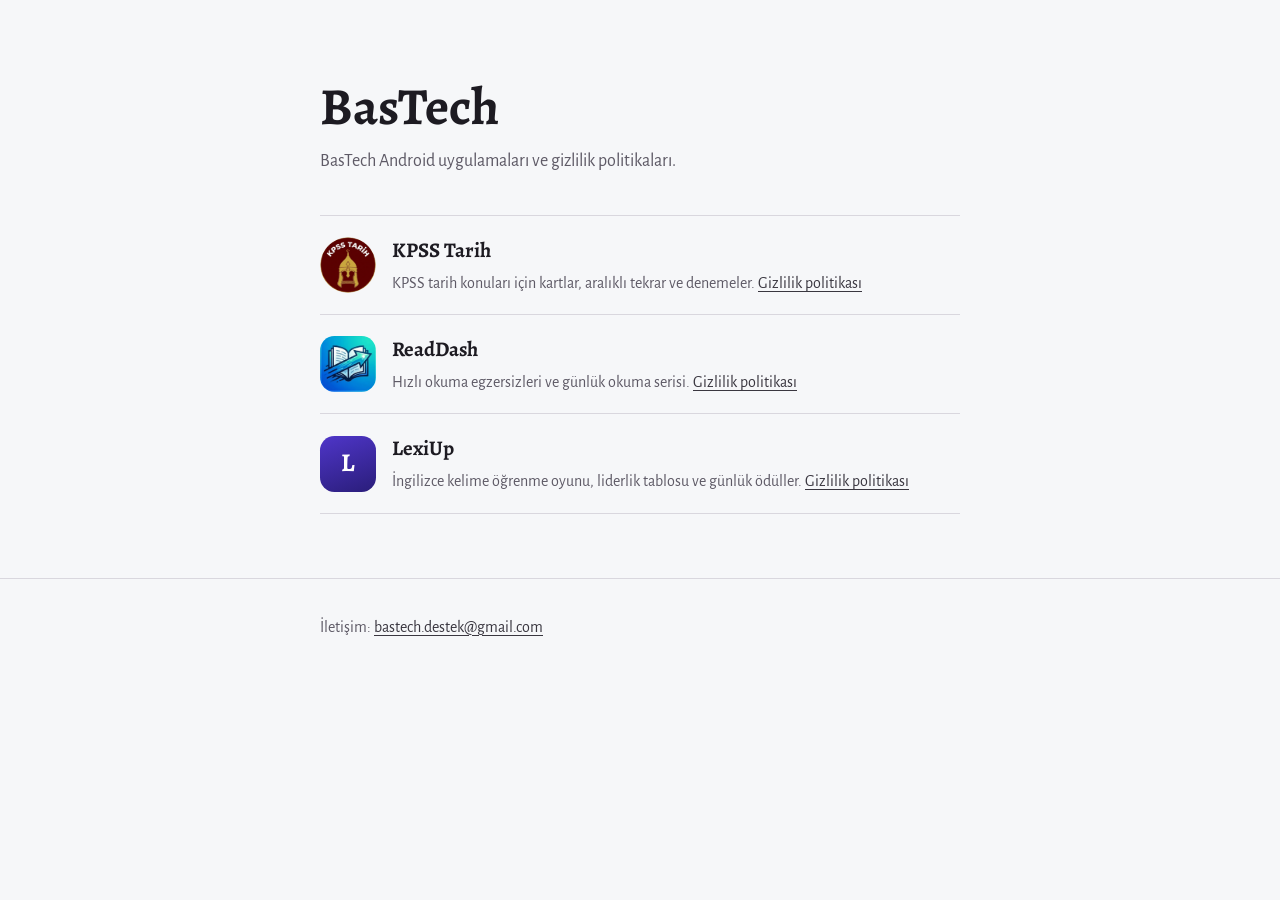
<file: index.html>
<!doctype html>
<html lang="tr">
<head>
  <meta charset="utf-8">
  <meta name="viewport" content="width=device-width, initial-scale=1">
  <title>BasTech Uygulamaları</title>
  <meta name="description" content="BasTech'in Android uygulamaları ve gizlilik politikaları.">
  <link rel="preconnect" href="https://fonts.googleapis.com">
  <link rel="preconnect" href="https://fonts.gstatic.com" crossorigin>
  <link rel="stylesheet" href="https://fonts.googleapis.com/css2?family=Alegreya:wght@500;700&family=Alegreya+Sans:wght@400;500&display=swap">
  <link rel="stylesheet" href="assets/site.css">
</head>
<body>

<main class="wrap">
  <header class="home-head">
    <h1>BasTech</h1>
    <p>BasTech Android uygulamaları ve gizlilik politikaları.</p>
  </header>

  <ul class="apps">
    <li>
      <img class="round" src="assets/kpss-tarih.png" alt="" width="56" height="56">
      <strong>KPSS Tarih</strong>
      <span>KPSS tarih konuları için kartlar, aralıklı tekrar ve denemeler. <a href="kpss-tarih/privacy/">Gizlilik politikası</a></span>
    </li>
    <li>
      <img src="assets/readdash.png" alt="" width="56" height="56">
      <strong>ReadDash</strong>
      <span>Hızlı okuma egzersizleri ve günlük okuma serisi. <a href="readdash/privacy/">Gizlilik politikası</a></span>
    </li>
    <li>
      <span class="mono" aria-hidden="true">L</span>
      <strong>LexiUp</strong>
      <span>İngilizce kelime öğrenme oyunu, liderlik tablosu ve günlük ödüller. <a href="lexiup/privacy/">Gizlilik politikası</a></span>
    </li>
  </ul>
</main>

<footer>
  <div class="wrap">
    <p>İletişim: <a href="mailto:bastech.destek@gmail.com">bastech.destek@gmail.com</a></p>
  </div>
</footer>

</body>
</html>
</file>
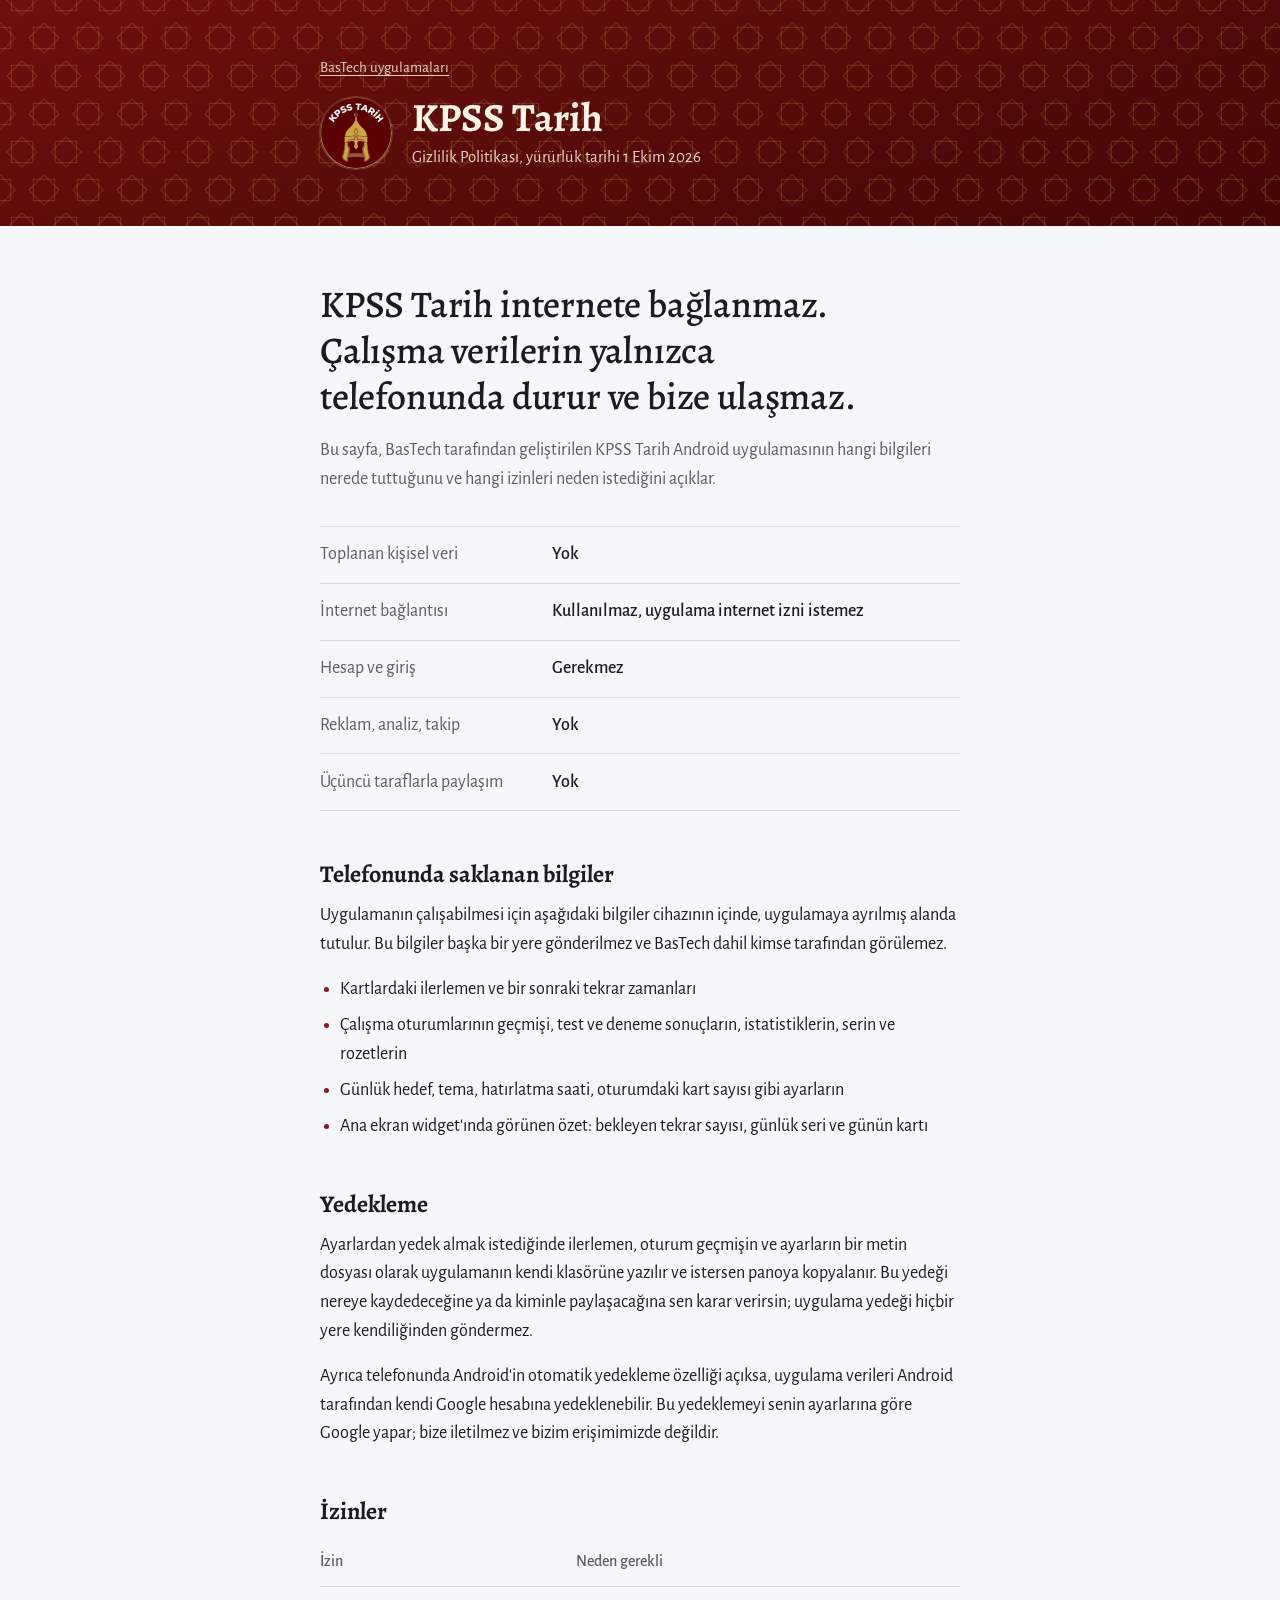
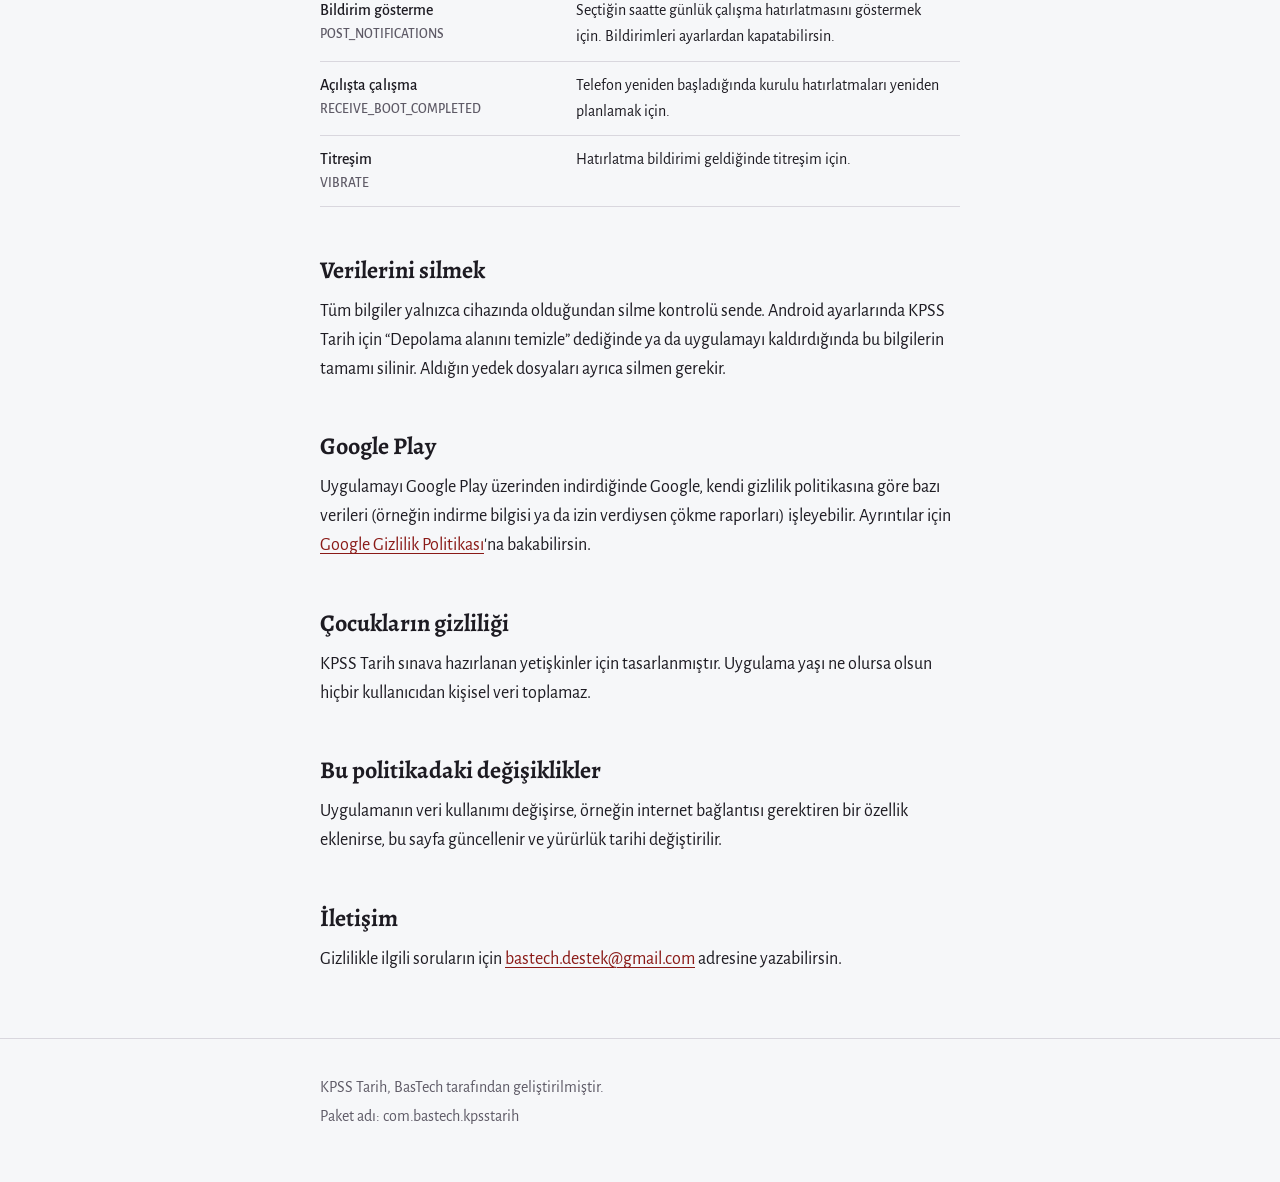
<file: kpss-tarih/privacy/index.html>
<!doctype html>
<html lang="tr">
<head>
  <meta charset="utf-8">
  <meta name="viewport" content="width=device-width, initial-scale=1">
  <title>KPSS Tarih Gizlilik Politikası</title>
  <meta name="description" content="KPSS Tarih uygulamasının gizlilik politikası: uygulama kişisel veri toplamaz, internete bağlanmaz; tüm çalışma verileri cihazında kalır.">
  <meta name="theme-color" content="#6e100e">
  <link rel="icon" href="../../assets/kpss-tarih.png">
  <link rel="preconnect" href="https://fonts.googleapis.com">
  <link rel="preconnect" href="https://fonts.gstatic.com" crossorigin>
  <link rel="stylesheet" href="https://fonts.googleapis.com/css2?family=Alegreya:wght@500;700&family=Alegreya+Sans:wght@400;500&display=swap">
  <link rel="stylesheet" href="../../assets/site.css">
</head>
<body class="kpss">

<header class="band">
  <svg class="pattern" aria-hidden="true" focusable="false">
    <defs>
      <g id="yildiz" fill="none" stroke="currentColor" stroke-width="1.2">
        <rect x="-10.6" y="-10.6" width="21.2" height="21.2"/>
        <path d="M0 -15 L15 0 L0 15 L-15 0 Z"/>
      </g>
      <pattern id="cini" width="44" height="76" patternUnits="userSpaceOnUse">
        <use href="#yildiz" x="22" y="0"/>
        <use href="#yildiz" x="0" y="38"/>
        <use href="#yildiz" x="44" y="38"/>
        <use href="#yildiz" x="22" y="76"/>
      </pattern>
    </defs>
    <rect width="100%" height="100%" fill="url(#cini)"/>
  </svg>
  <div class="wrap">
    <a class="back" href="../../">BasTech uygulamaları</a>
    <img src="../../assets/kpss-tarih.png" alt="" width="72" height="72">
    <div>
      <h1 class="app">KPSS Tarih</h1>
      <p class="doc">Gizlilik Politikası, yürürlük tarihi 1&nbsp;Ekim&nbsp;2026</p>
    </div>
  </div>
</header>

<main class="wrap">
  <p class="promise">KPSS Tarih internete bağlanmaz. Çalışma verilerin yalnızca telefonunda durur ve bize ulaşmaz.</p>
  <p>Bu sayfa, BasTech tarafından geliştirilen KPSS Tarih Android uygulamasının hangi bilgileri nerede tuttuğunu ve hangi izinleri neden istediğini açıklar.</p>

  <dl class="facts">
    <div><dt>Toplanan kişisel veri</dt><dd>Yok</dd></div>
    <div><dt>İnternet bağlantısı</dt><dd>Kullanılmaz, uygulama internet izni istemez</dd></div>
    <div><dt>Hesap ve giriş</dt><dd>Gerekmez</dd></div>
    <div><dt>Reklam, analiz, takip</dt><dd>Yok</dd></div>
    <div><dt>Üçüncü taraflarla paylaşım</dt><dd>Yok</dd></div>
  </dl>

  <h2>Telefonunda saklanan bilgiler</h2>
  <p>Uygulamanın çalışabilmesi için aşağıdaki bilgiler cihazının içinde, uygulamaya ayrılmış alanda tutulur. Bu bilgiler başka bir yere gönderilmez ve BasTech dahil kimse tarafından görülemez.</p>
  <ul>
    <li>Kartlardaki ilerlemen ve bir sonraki tekrar zamanları</li>
    <li>Çalışma oturumlarının geçmişi, test ve deneme sonuçların, istatistiklerin, serin ve rozetlerin</li>
    <li>Günlük hedef, tema, hatırlatma saati, oturumdaki kart sayısı gibi ayarların</li>
    <li>Ana ekran widget'ında görünen özet: bekleyen tekrar sayısı, günlük seri ve günün kartı</li>
  </ul>

  <h2>Yedekleme</h2>
  <p>Ayarlardan yedek almak istediğinde ilerlemen, oturum geçmişin ve ayarların bir metin dosyası olarak uygulamanın kendi klasörüne yazılır ve istersen panoya kopyalanır. Bu yedeği nereye kaydedeceğine ya da kiminle paylaşacağına sen karar verirsin; uygulama yedeği hiçbir yere kendiliğinden göndermez.</p>
  <p>Ayrıca telefonunda Android'in otomatik yedekleme özelliği açıksa, uygulama verileri Android tarafından kendi Google hesabına yedeklenebilir. Bu yedeklemeyi senin ayarlarına göre Google yapar; bize iletilmez ve bizim erişimimizde değildir.</p>

  <h2>İzinler</h2>
  <table class="perms">
    <thead><tr><th scope="col">İzin</th><th scope="col">Neden gerekli</th></tr></thead>
    <tbody>
      <tr><td>Bildirim gösterme<code>POST_NOTIFICATIONS</code></td><td>Seçtiğin saatte günlük çalışma hatırlatmasını göstermek için. Bildirimleri ayarlardan kapatabilirsin.</td></tr>
      <tr><td>Açılışta çalışma<code>RECEIVE_BOOT_COMPLETED</code></td><td>Telefon yeniden başladığında kurulu hatırlatmaları yeniden planlamak için.</td></tr>
      <tr><td>Titreşim<code>VIBRATE</code></td><td>Hatırlatma bildirimi geldiğinde titreşim için.</td></tr>
    </tbody>
  </table>

  <h2>Verilerini silmek</h2>
  <p>Tüm bilgiler yalnızca cihazında olduğundan silme kontrolü sende. Android ayarlarında KPSS Tarih için “Depolama alanını temizle” dediğinde ya da uygulamayı kaldırdığında bu bilgilerin tamamı silinir. Aldığın yedek dosyaları ayrıca silmen gerekir.</p>

  <h2>Google Play</h2>
  <p>Uygulamayı Google Play üzerinden indirdiğinde Google, kendi gizlilik politikasına göre bazı verileri (örneğin indirme bilgisi ya da izin verdiysen çökme raporları) işleyebilir. Ayrıntılar için <a href="https://policies.google.com/privacy?hl=tr">Google Gizlilik Politikası</a>'na bakabilirsin.</p>

  <h2>Çocukların gizliliği</h2>
  <p>KPSS Tarih sınava hazırlanan yetişkinler için tasarlanmıştır. Uygulama yaşı ne olursa olsun hiçbir kullanıcıdan kişisel veri toplamaz.</p>

  <h2>Bu politikadaki değişiklikler</h2>
  <p>Uygulamanın veri kullanımı değişirse, örneğin internet bağlantısı gerektiren bir özellik eklenirse, bu sayfa güncellenir ve yürürlük tarihi değiştirilir.</p>

  <h2>İletişim</h2>
  <p>Gizlilikle ilgili soruların için <a href="mailto:bastech.destek@gmail.com">bastech.destek@gmail.com</a> adresine yazabilirsin.</p>
</main>

<footer>
  <div class="wrap">
    <p>KPSS Tarih, BasTech tarafından geliştirilmiştir.</p>
    <p>Paket adı: com.bastech.kpsstarih</p>
  </div>
</footer>

</body>
</html>
</file>
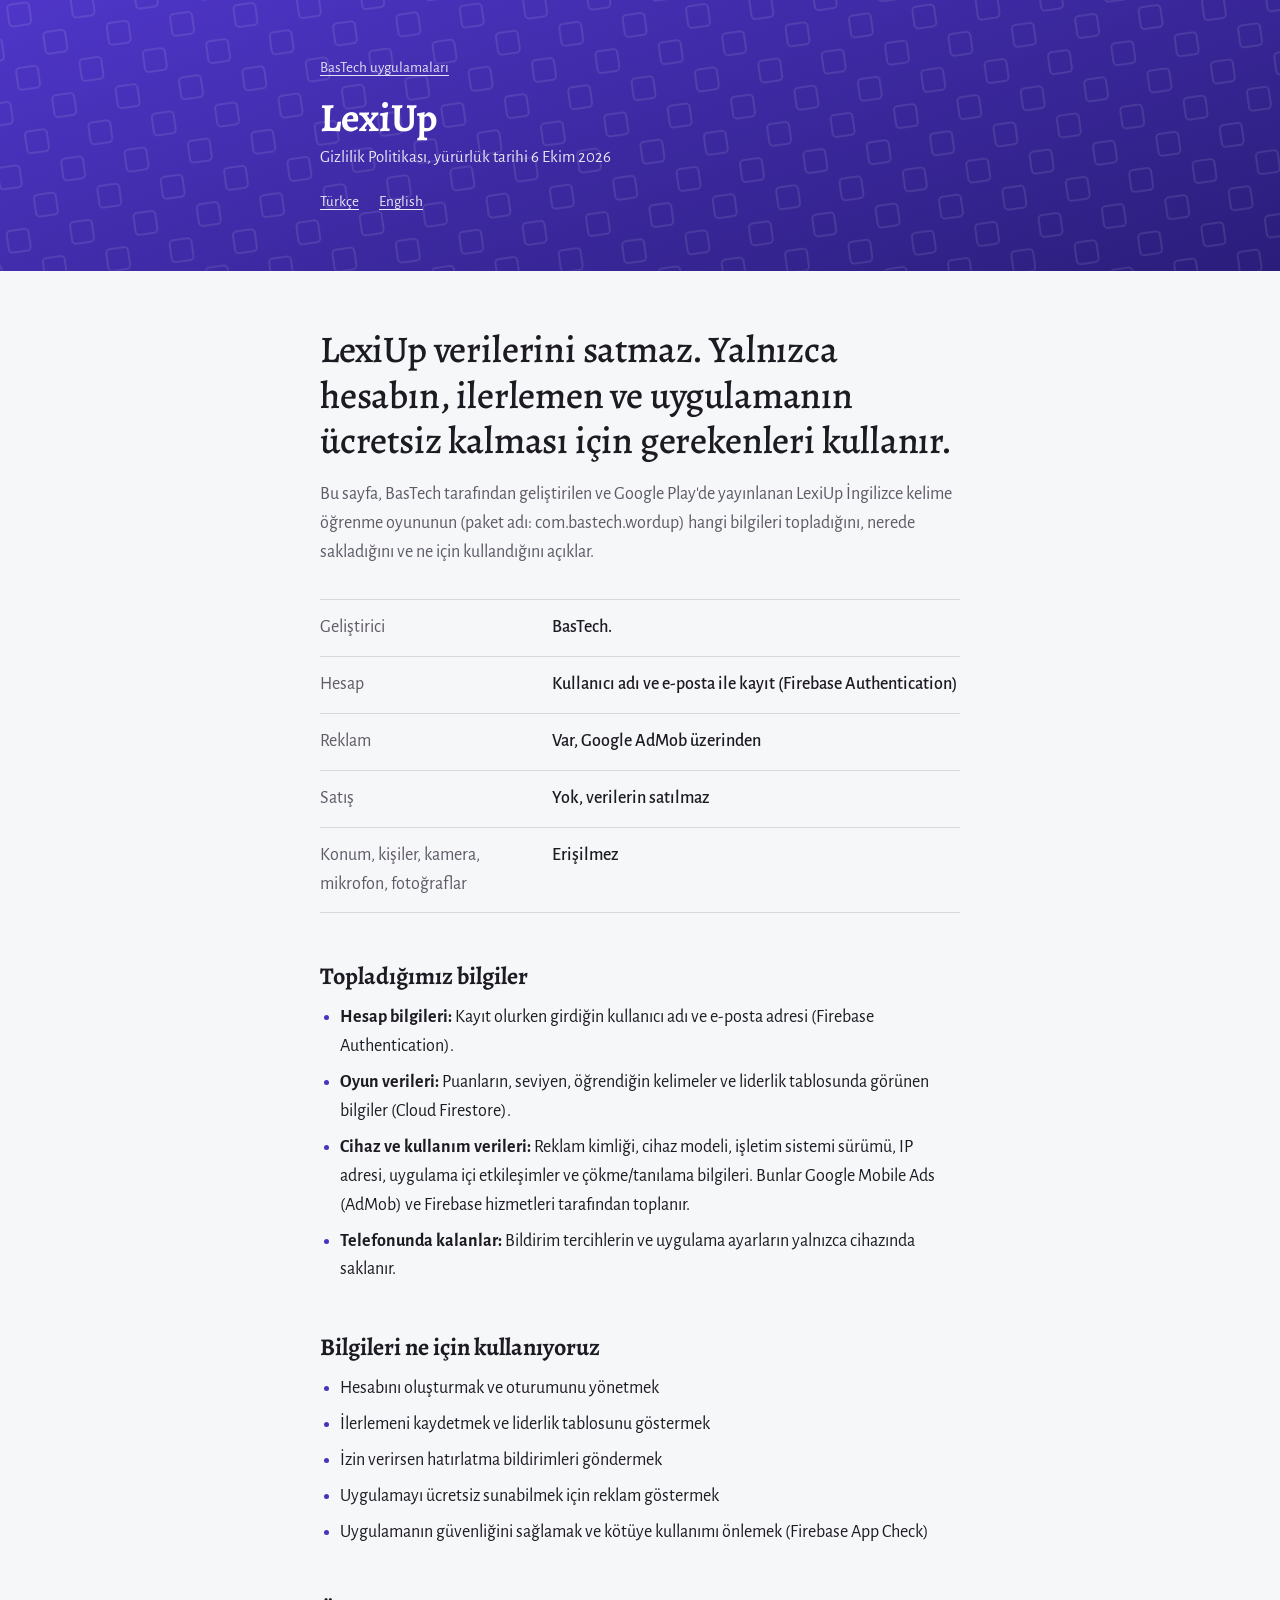
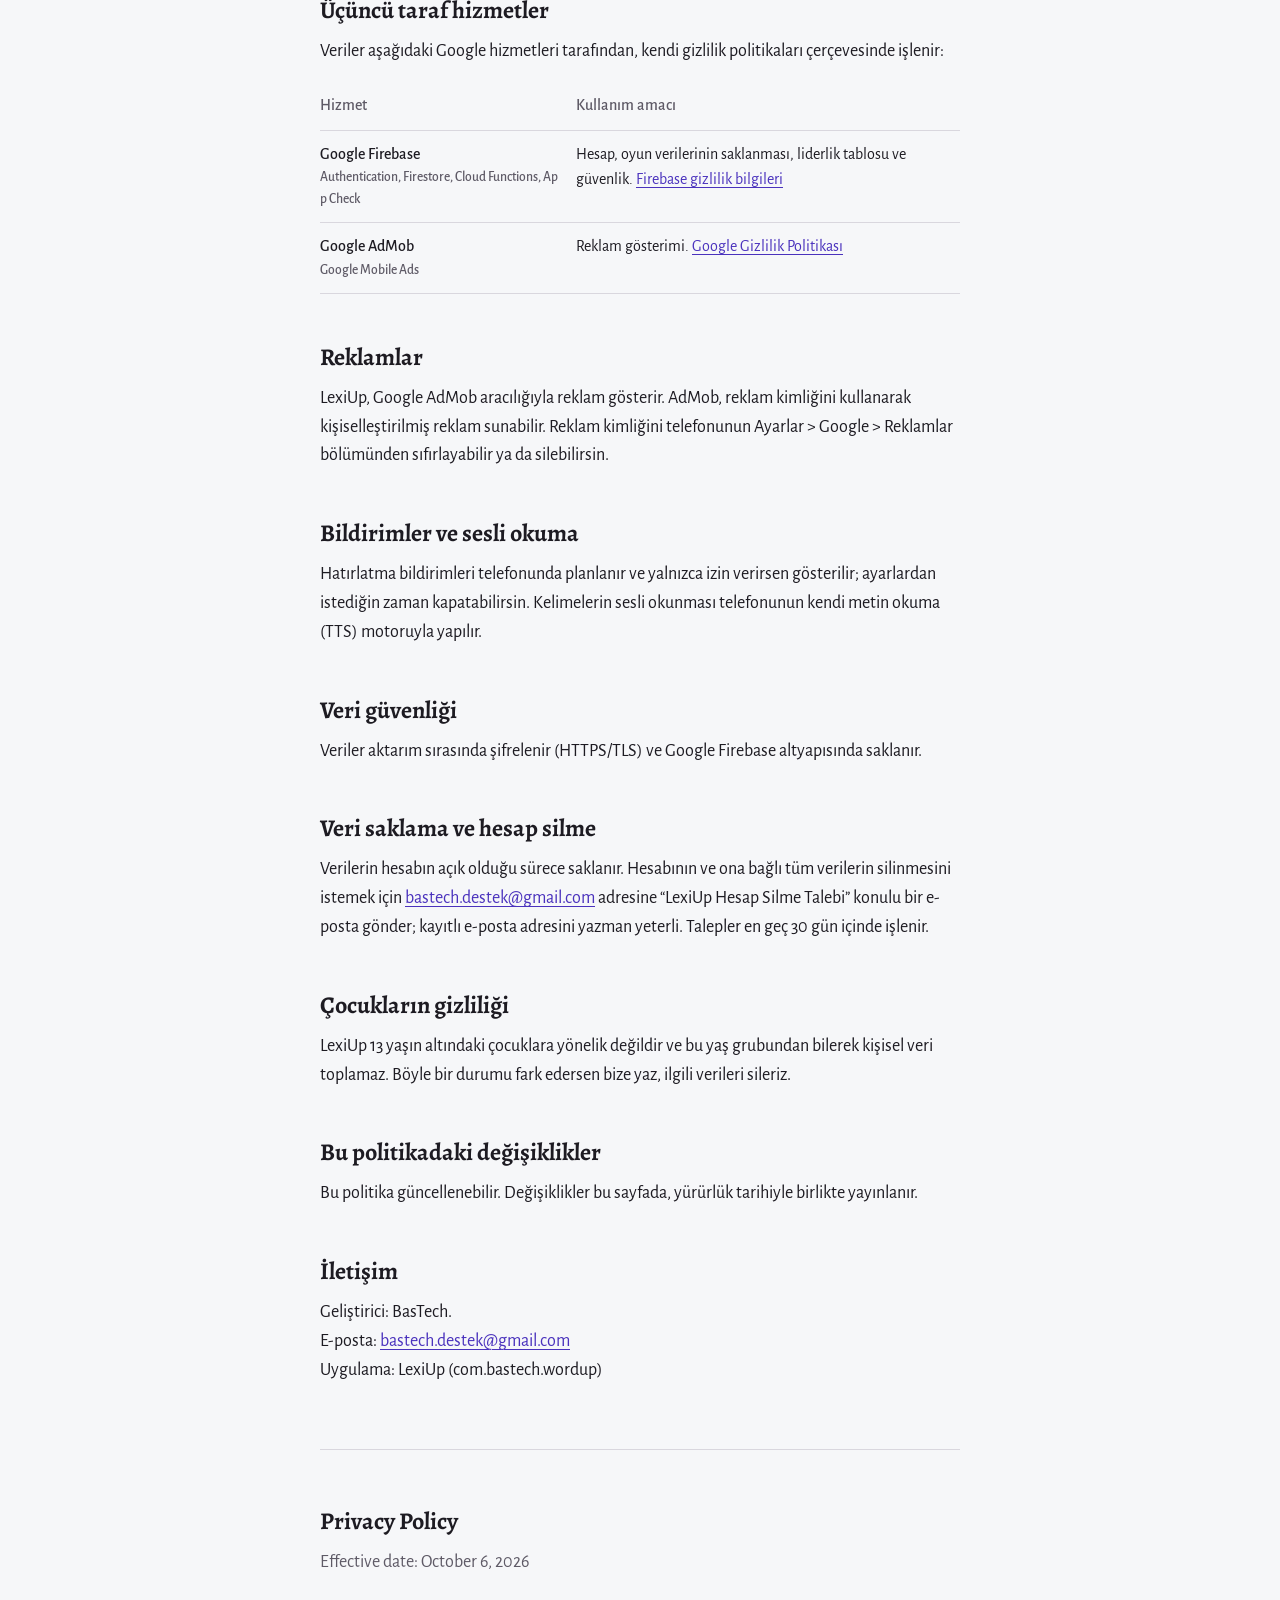
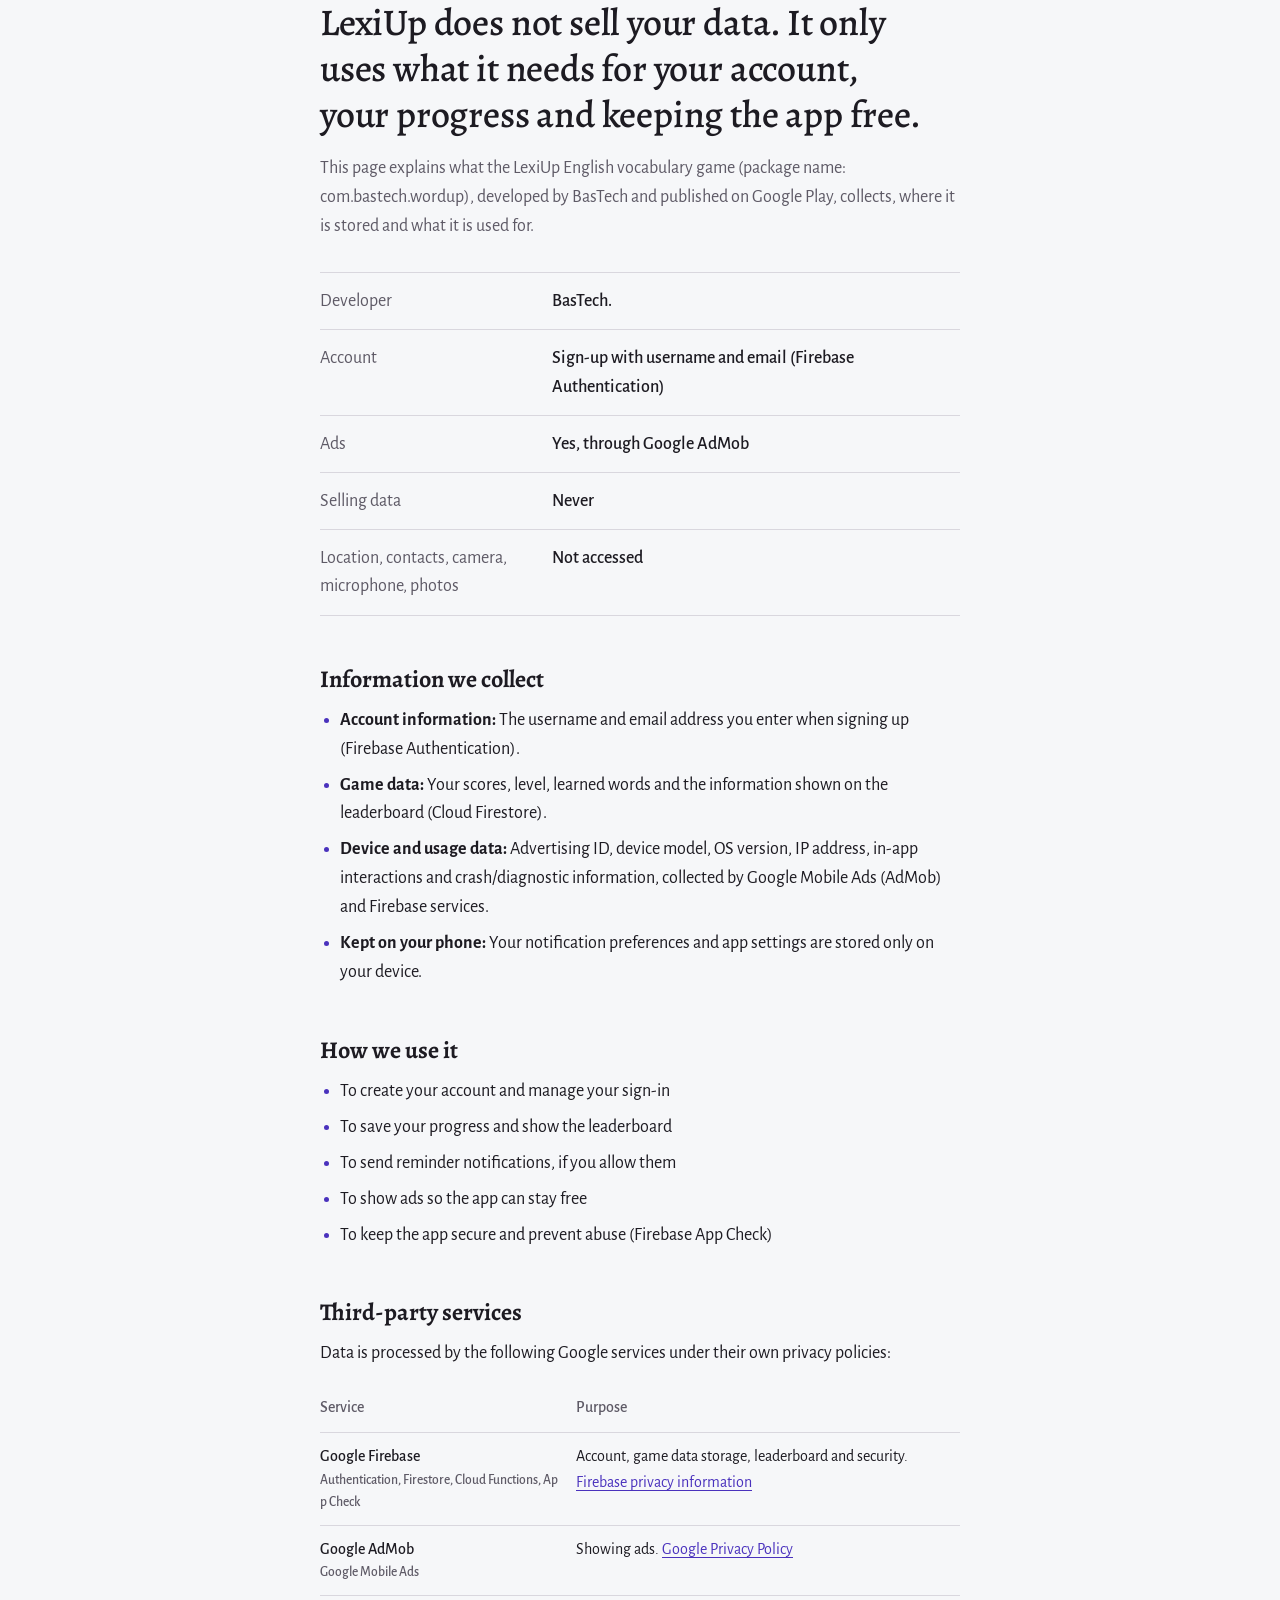
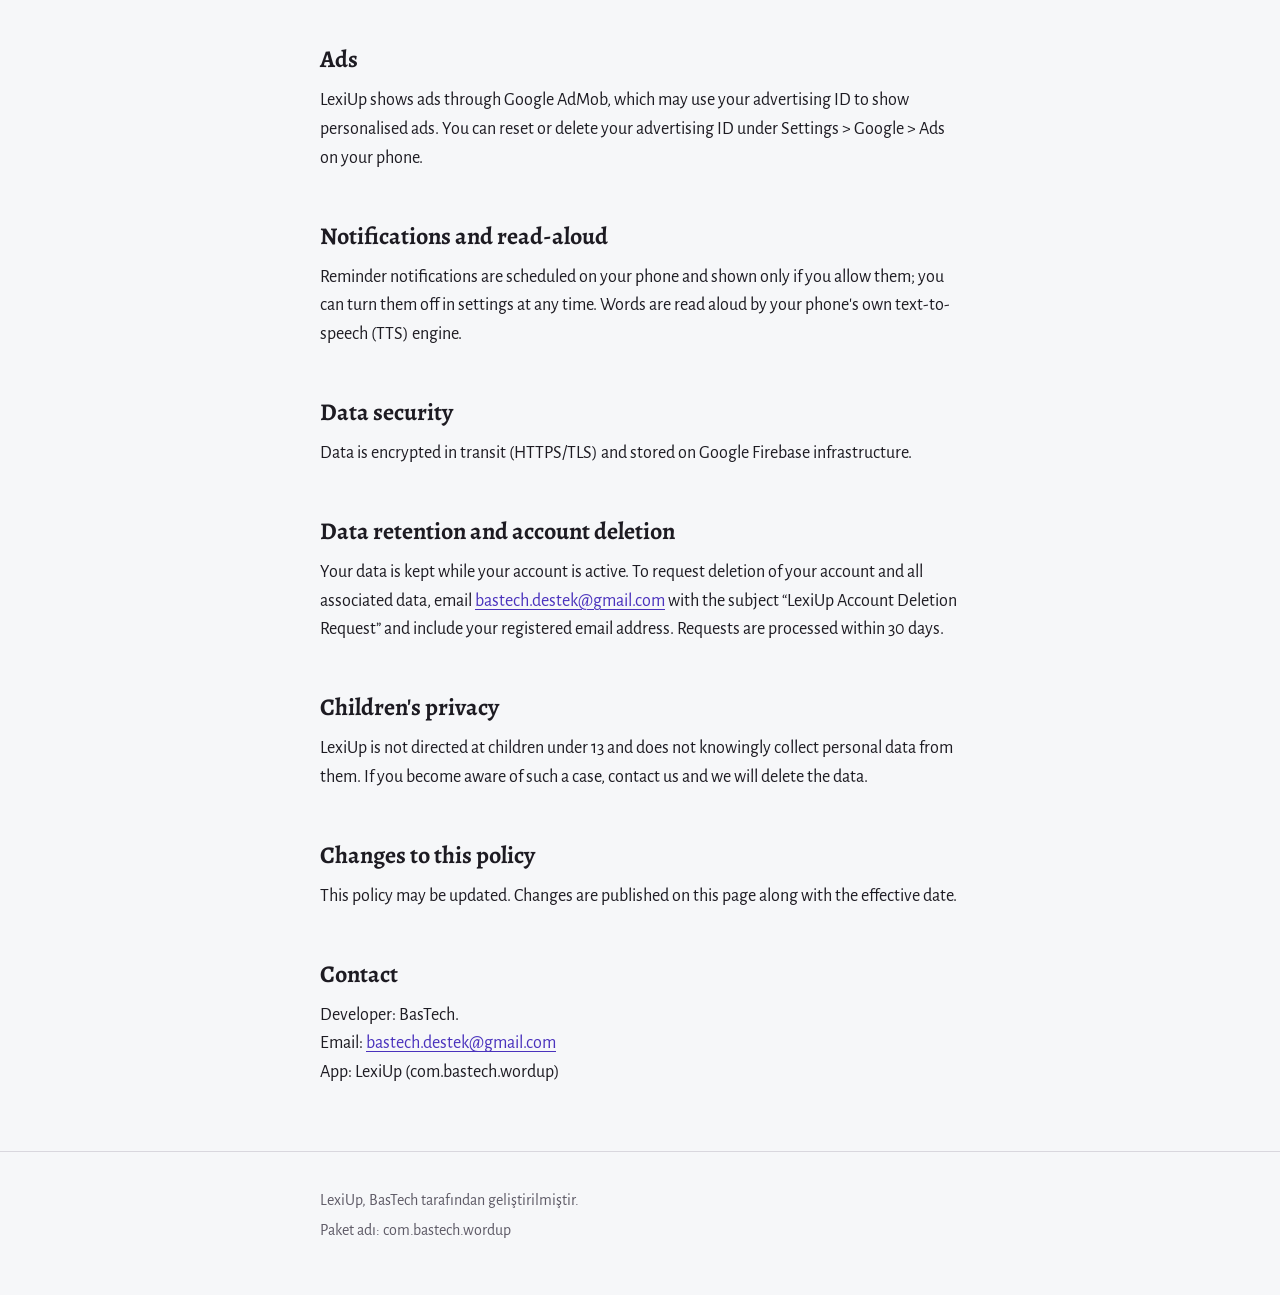
<file: lexiup/privacy/index.html>
<!doctype html>
<html lang="tr">
<head>
  <meta charset="utf-8">
  <meta name="viewport" content="width=device-width, initial-scale=1">
  <title>LexiUp Gizlilik Politikası</title>
  <meta name="description" content="LexiUp İngilizce kelime öğrenme oyununun gizlilik politikası / Privacy policy of the LexiUp English vocabulary game.">
  <meta name="theme-color" content="#4f36c9">
  <link rel="preconnect" href="https://fonts.googleapis.com">
  <link rel="preconnect" href="https://fonts.gstatic.com" crossorigin>
  <link rel="stylesheet" href="https://fonts.googleapis.com/css2?family=Alegreya:wght@500;700&family=Alegreya+Sans:wght@400;500&display=swap">
  <link rel="stylesheet" href="../../assets/site.css">
</head>
<body class="lexiup">

<header class="band">
  <svg class="pattern" aria-hidden="true" focusable="false">
    <defs>
      <pattern id="tas" width="64" height="64" patternUnits="userSpaceOnUse" patternTransform="rotate(-8)">
        <g fill="none" stroke="currentColor" stroke-width="1.6">
          <rect x="6" y="6" width="22" height="22" rx="4"/>
          <rect x="38" y="38" width="22" height="22" rx="4"/>
        </g>
      </pattern>
    </defs>
    <rect width="100%" height="100%" fill="url(#tas)"/>
  </svg>
  <div class="wrap">
    <a class="back" href="../../">BasTech uygulamaları</a>
    <div class="title">
      <h1 class="app">LexiUp</h1>
      <p class="doc">Gizlilik Politikası, yürürlük tarihi 6&nbsp;Ekim&nbsp;2026</p>
    </div>
    <nav class="langs" aria-label="Dil">
      <a href="#tr" hreflang="tr">Türkçe</a>
      <a href="#en" hreflang="en" lang="en">English</a>
    </nav>
  </div>
</header>

<main class="wrap">

  <section id="tr" class="lang-section">
    <p class="promise">LexiUp verilerini satmaz. Yalnızca hesabın, ilerlemen ve uygulamanın ücretsiz kalması için gerekenleri kullanır.</p>
    <p>Bu sayfa, BasTech tarafından geliştirilen ve Google Play'de yayınlanan LexiUp İngilizce kelime öğrenme oyununun (paket adı: com.bastech.wordup) hangi bilgileri topladığını, nerede sakladığını ve ne için kullandığını açıklar.</p>

    <dl class="facts">
      <div><dt>Geliştirici</dt><dd>BasTech.</dd></div>
      <div><dt>Hesap</dt><dd>Kullanıcı adı ve e-posta ile kayıt (Firebase Authentication)</dd></div>
      <div><dt>Reklam</dt><dd>Var, Google AdMob üzerinden</dd></div>
      <div><dt>Satış</dt><dd>Yok, verilerin satılmaz</dd></div>
      <div><dt>Konum, kişiler, kamera, mikrofon, fotoğraflar</dt><dd>Erişilmez</dd></div>
    </dl>

    <h2>Topladığımız bilgiler</h2>
    <ul>
      <li><strong>Hesap bilgileri:</strong> Kayıt olurken girdiğin kullanıcı adı ve e-posta adresi (Firebase Authentication).</li>
      <li><strong>Oyun verileri:</strong> Puanların, seviyen, öğrendiğin kelimeler ve liderlik tablosunda görünen bilgiler (Cloud Firestore).</li>
      <li><strong>Cihaz ve kullanım verileri:</strong> Reklam kimliği, cihaz modeli, işletim sistemi sürümü, IP adresi, uygulama içi etkileşimler ve çökme/tanılama bilgileri. Bunlar Google Mobile Ads (AdMob) ve Firebase hizmetleri tarafından toplanır.</li>
      <li><strong>Telefonunda kalanlar:</strong> Bildirim tercihlerin ve uygulama ayarların yalnızca cihazında saklanır.</li>
    </ul>

    <h2>Bilgileri ne için kullanıyoruz</h2>
    <ul>
      <li>Hesabını oluşturmak ve oturumunu yönetmek</li>
      <li>İlerlemeni kaydetmek ve liderlik tablosunu göstermek</li>
      <li>İzin verirsen hatırlatma bildirimleri göndermek</li>
      <li>Uygulamayı ücretsiz sunabilmek için reklam göstermek</li>
      <li>Uygulamanın güvenliğini sağlamak ve kötüye kullanımı önlemek (Firebase App Check)</li>
    </ul>

    <h2>Üçüncü taraf hizmetler</h2>
    <p>Veriler aşağıdaki Google hizmetleri tarafından, kendi gizlilik politikaları çerçevesinde işlenir:</p>
    <table class="perms">
      <thead><tr><th scope="col">Hizmet</th><th scope="col">Kullanım amacı</th></tr></thead>
      <tbody>
        <tr><td>Google Firebase<code>Authentication, Firestore, Cloud Functions, App Check</code></td><td>Hesap, oyun verilerinin saklanması, liderlik tablosu ve güvenlik. <a href="https://firebase.google.com/support/privacy">Firebase gizlilik bilgileri</a></td></tr>
        <tr><td>Google AdMob<code>Google Mobile Ads</code></td><td>Reklam gösterimi. <a href="https://policies.google.com/privacy?hl=tr">Google Gizlilik Politikası</a></td></tr>
      </tbody>
    </table>

    <h2>Reklamlar</h2>
    <p>LexiUp, Google AdMob aracılığıyla reklam gösterir. AdMob, reklam kimliğini kullanarak kişiselleştirilmiş reklam sunabilir. Reklam kimliğini telefonunun Ayarlar &gt; Google &gt; Reklamlar bölümünden sıfırlayabilir ya da silebilirsin.</p>

    <h2>Bildirimler ve sesli okuma</h2>
    <p>Hatırlatma bildirimleri telefonunda planlanır ve yalnızca izin verirsen gösterilir; ayarlardan istediğin zaman kapatabilirsin. Kelimelerin sesli okunması telefonunun kendi metin okuma (TTS) motoruyla yapılır.</p>

    <h2>Veri güvenliği</h2>
    <p>Veriler aktarım sırasında şifrelenir (HTTPS/TLS) ve Google Firebase altyapısında saklanır.</p>

    <h2>Veri saklama ve hesap silme</h2>
    <p>Verilerin hesabın açık olduğu sürece saklanır. Hesabının ve ona bağlı tüm verilerin silinmesini istemek için <a href="mailto:bastech.destek@gmail.com?subject=LexiUp%20Hesap%20Silme%20Talebi">bastech.destek@gmail.com</a> adresine “LexiUp Hesap Silme Talebi” konulu bir e-posta gönder; kayıtlı e-posta adresini yazman yeterli. Talepler en geç 30 gün içinde işlenir.</p>

    <h2>Çocukların gizliliği</h2>
    <p>LexiUp 13 yaşın altındaki çocuklara yönelik değildir ve bu yaş grubundan bilerek kişisel veri toplamaz. Böyle bir durumu fark edersen bize yaz, ilgili verileri sileriz.</p>

    <h2>Bu politikadaki değişiklikler</h2>
    <p>Bu politika güncellenebilir. Değişiklikler bu sayfada, yürürlük tarihiyle birlikte yayınlanır.</p>

    <h2>İletişim</h2>
    <p>Geliştirici: BasTech.<br>
    E-posta: <a href="mailto:bastech.destek@gmail.com">bastech.destek@gmail.com</a><br>
    Uygulama: LexiUp (com.bastech.wordup)</p>
  </section>

  <section id="en" class="lang-section" lang="en">
    <h2>Privacy Policy</h2>
    <p class="lang-date">Effective date: October&nbsp;6,&nbsp;2026</p>
    <p class="promise">LexiUp does not sell your data. It only uses what it needs for your account, your progress and keeping the app free.</p>
    <p>This page explains what the LexiUp English vocabulary game (package name: com.bastech.wordup), developed by BasTech and published on Google Play, collects, where it is stored and what it is used for.</p>

    <dl class="facts">
      <div><dt>Developer</dt><dd>BasTech.</dd></div>
      <div><dt>Account</dt><dd>Sign-up with username and email (Firebase Authentication)</dd></div>
      <div><dt>Ads</dt><dd>Yes, through Google AdMob</dd></div>
      <div><dt>Selling data</dt><dd>Never</dd></div>
      <div><dt>Location, contacts, camera, microphone, photos</dt><dd>Not accessed</dd></div>
    </dl>

    <h2>Information we collect</h2>
    <ul>
      <li><strong>Account information:</strong> The username and email address you enter when signing up (Firebase Authentication).</li>
      <li><strong>Game data:</strong> Your scores, level, learned words and the information shown on the leaderboard (Cloud Firestore).</li>
      <li><strong>Device and usage data:</strong> Advertising ID, device model, OS version, IP address, in-app interactions and crash/diagnostic information, collected by Google Mobile Ads (AdMob) and Firebase services.</li>
      <li><strong>Kept on your phone:</strong> Your notification preferences and app settings are stored only on your device.</li>
    </ul>

    <h2>How we use it</h2>
    <ul>
      <li>To create your account and manage your sign-in</li>
      <li>To save your progress and show the leaderboard</li>
      <li>To send reminder notifications, if you allow them</li>
      <li>To show ads so the app can stay free</li>
      <li>To keep the app secure and prevent abuse (Firebase App Check)</li>
    </ul>

    <h2>Third-party services</h2>
    <p>Data is processed by the following Google services under their own privacy policies:</p>
    <table class="perms">
      <thead><tr><th scope="col">Service</th><th scope="col">Purpose</th></tr></thead>
      <tbody>
        <tr><td>Google Firebase<code>Authentication, Firestore, Cloud Functions, App Check</code></td><td>Account, game data storage, leaderboard and security. <a href="https://firebase.google.com/support/privacy">Firebase privacy information</a></td></tr>
        <tr><td>Google AdMob<code>Google Mobile Ads</code></td><td>Showing ads. <a href="https://policies.google.com/privacy?hl=en">Google Privacy Policy</a></td></tr>
      </tbody>
    </table>

    <h2>Ads</h2>
    <p>LexiUp shows ads through Google AdMob, which may use your advertising ID to show personalised ads. You can reset or delete your advertising ID under Settings &gt; Google &gt; Ads on your phone.</p>

    <h2>Notifications and read-aloud</h2>
    <p>Reminder notifications are scheduled on your phone and shown only if you allow them; you can turn them off in settings at any time. Words are read aloud by your phone's own text-to-speech (TTS) engine.</p>

    <h2>Data security</h2>
    <p>Data is encrypted in transit (HTTPS/TLS) and stored on Google Firebase infrastructure.</p>

    <h2>Data retention and account deletion</h2>
    <p>Your data is kept while your account is active. To request deletion of your account and all associated data, email <a href="mailto:bastech.destek@gmail.com?subject=LexiUp%20Account%20Deletion%20Request">bastech.destek@gmail.com</a> with the subject “LexiUp Account Deletion Request” and include your registered email address. Requests are processed within 30 days.</p>

    <h2>Children's privacy</h2>
    <p>LexiUp is not directed at children under 13 and does not knowingly collect personal data from them. If you become aware of such a case, contact us and we will delete the data.</p>

    <h2>Changes to this policy</h2>
    <p>This policy may be updated. Changes are published on this page along with the effective date.</p>

    <h2>Contact</h2>
    <p>Developer: BasTech.<br>
    Email: <a href="mailto:bastech.destek@gmail.com">bastech.destek@gmail.com</a><br>
    App: LexiUp (com.bastech.wordup)</p>
  </section>

</main>

<footer>
  <div class="wrap">
    <p>LexiUp, BasTech tarafından geliştirilmiştir.</p>
    <p>Paket adı: com.bastech.wordup</p>
  </div>
</footer>

</body>
</html>
</file>
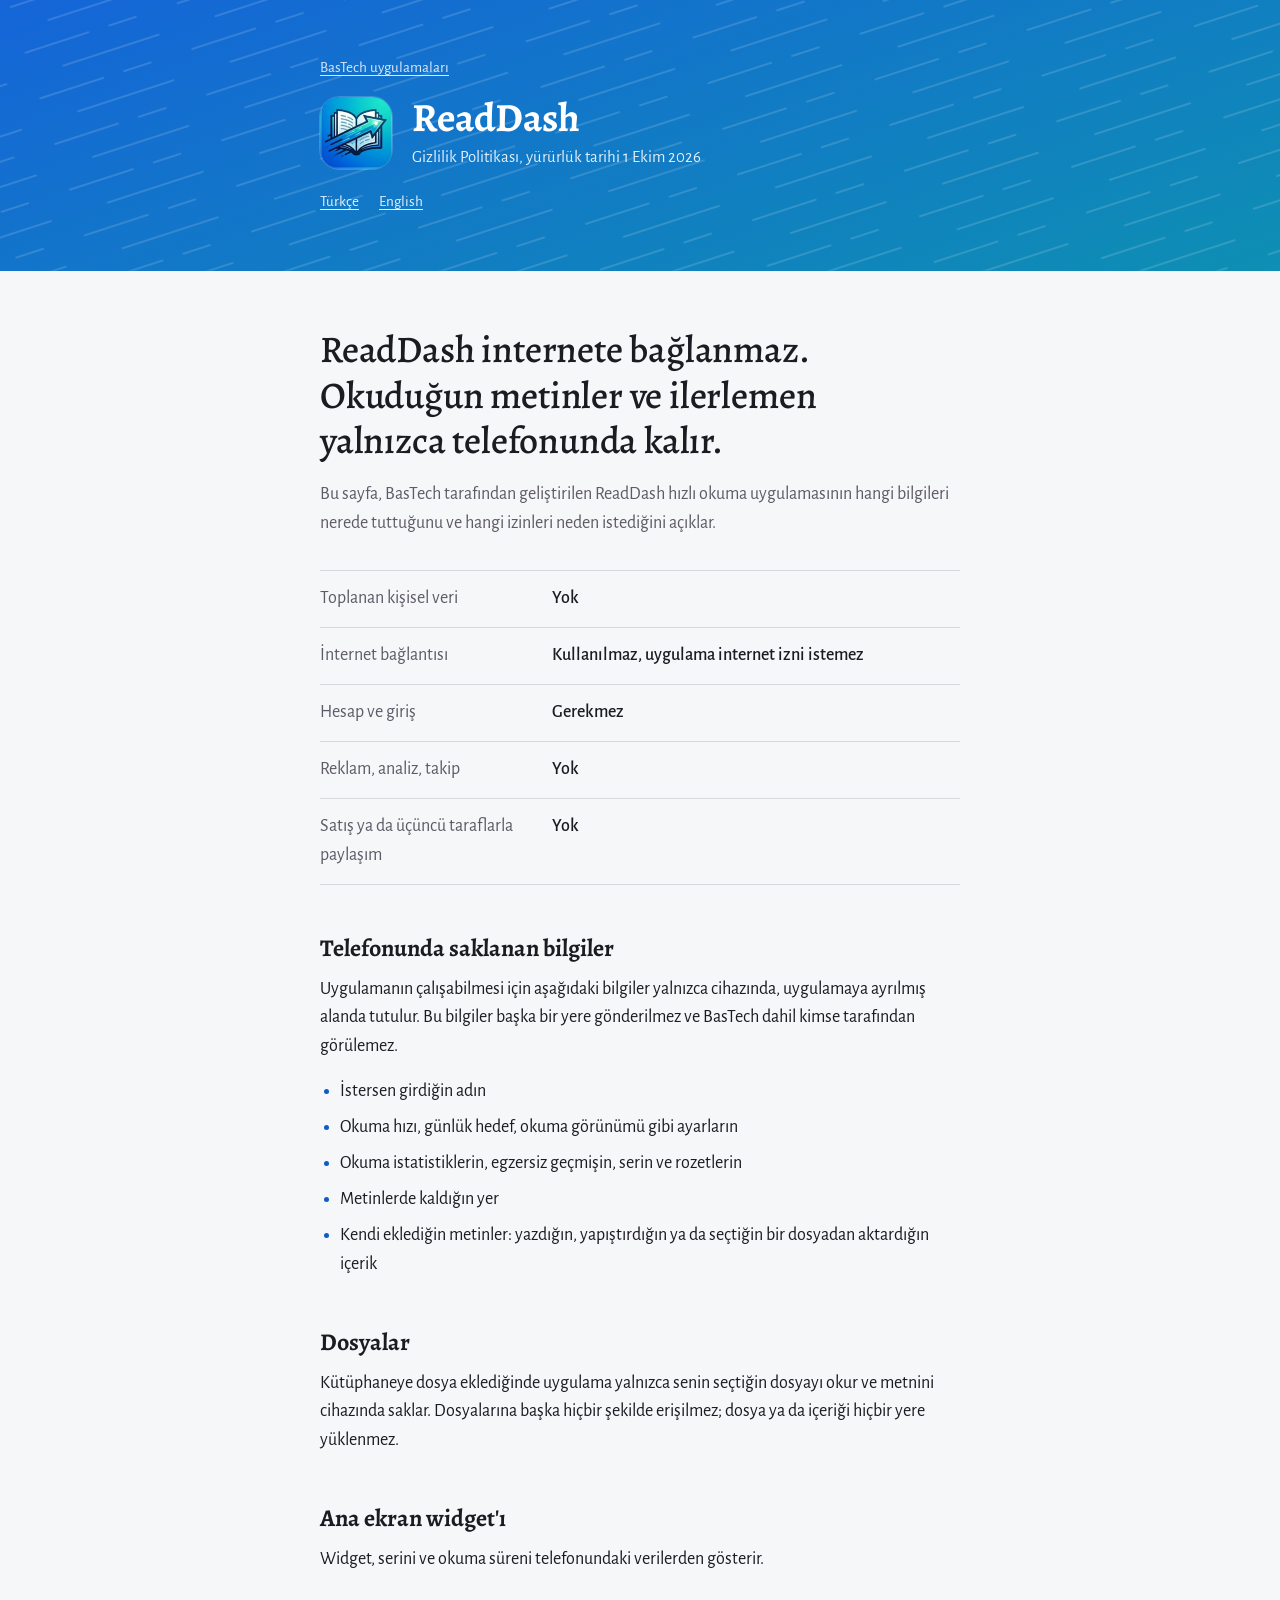
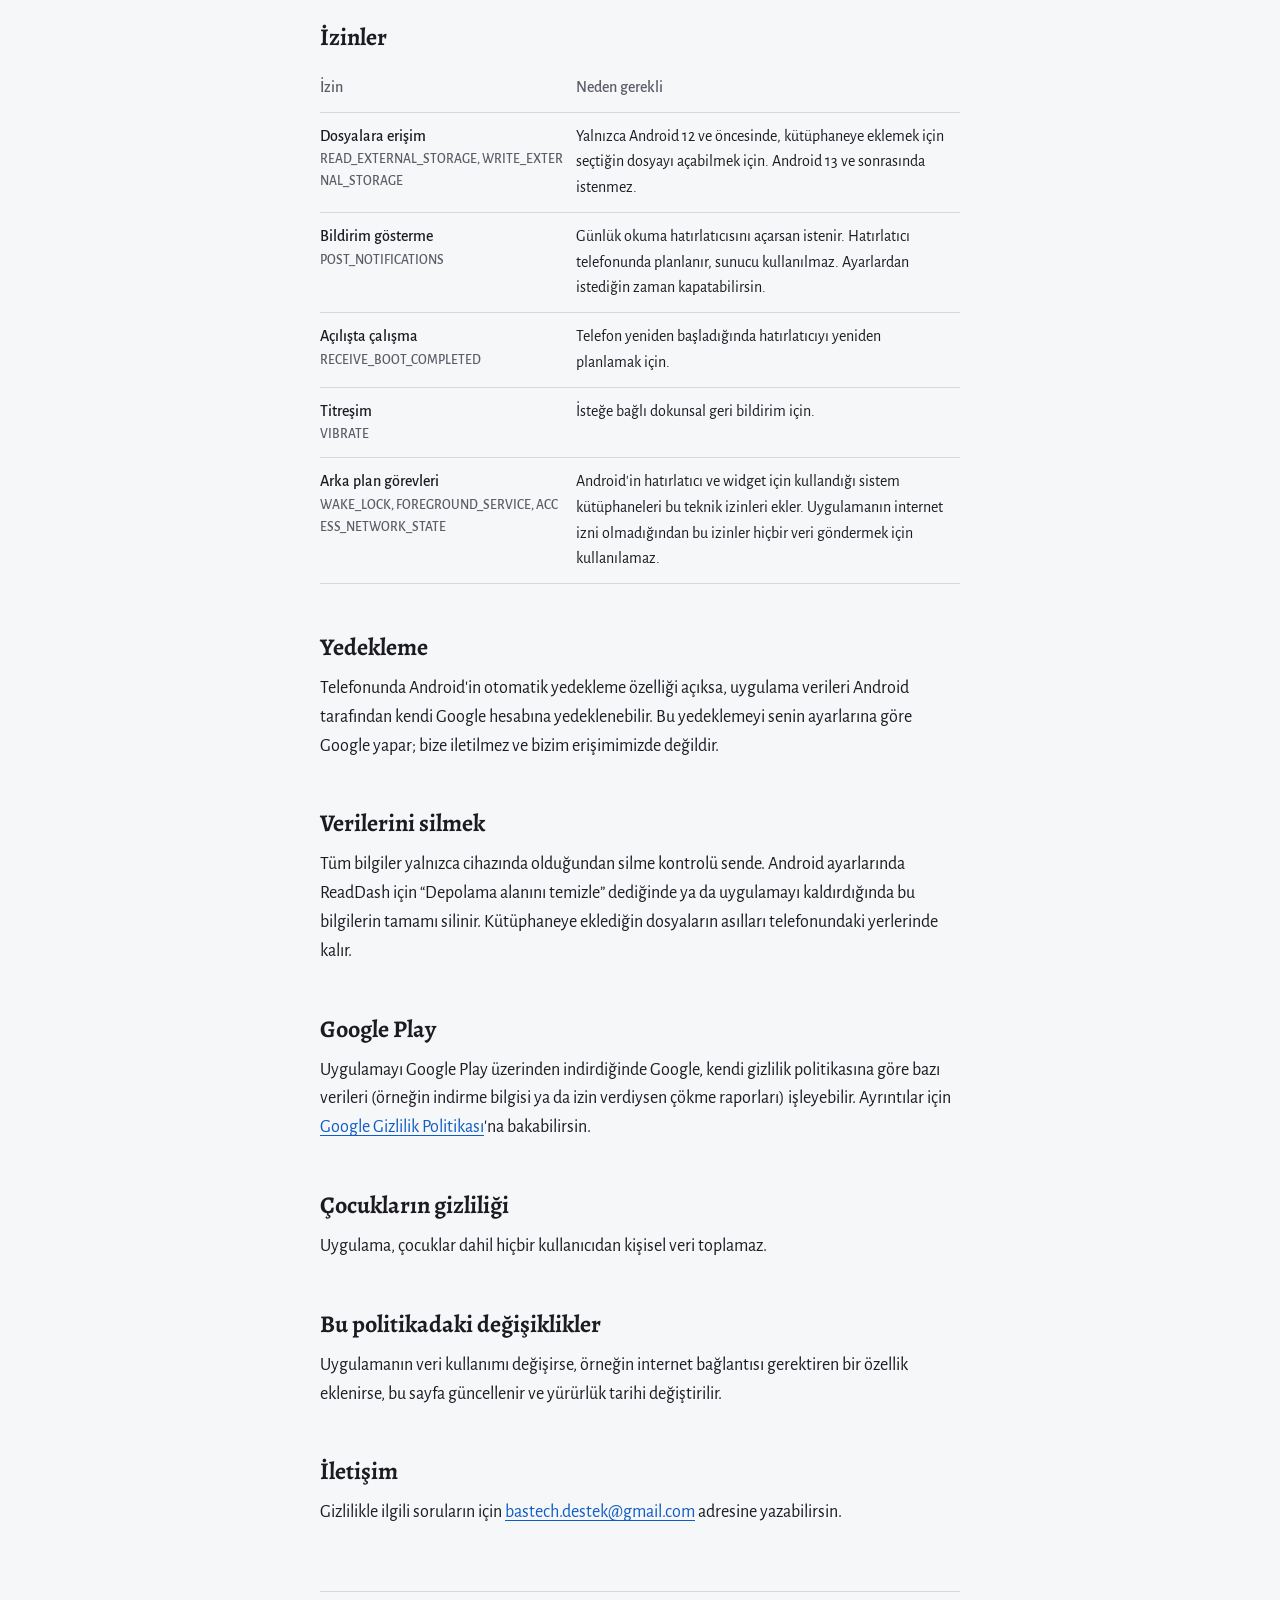
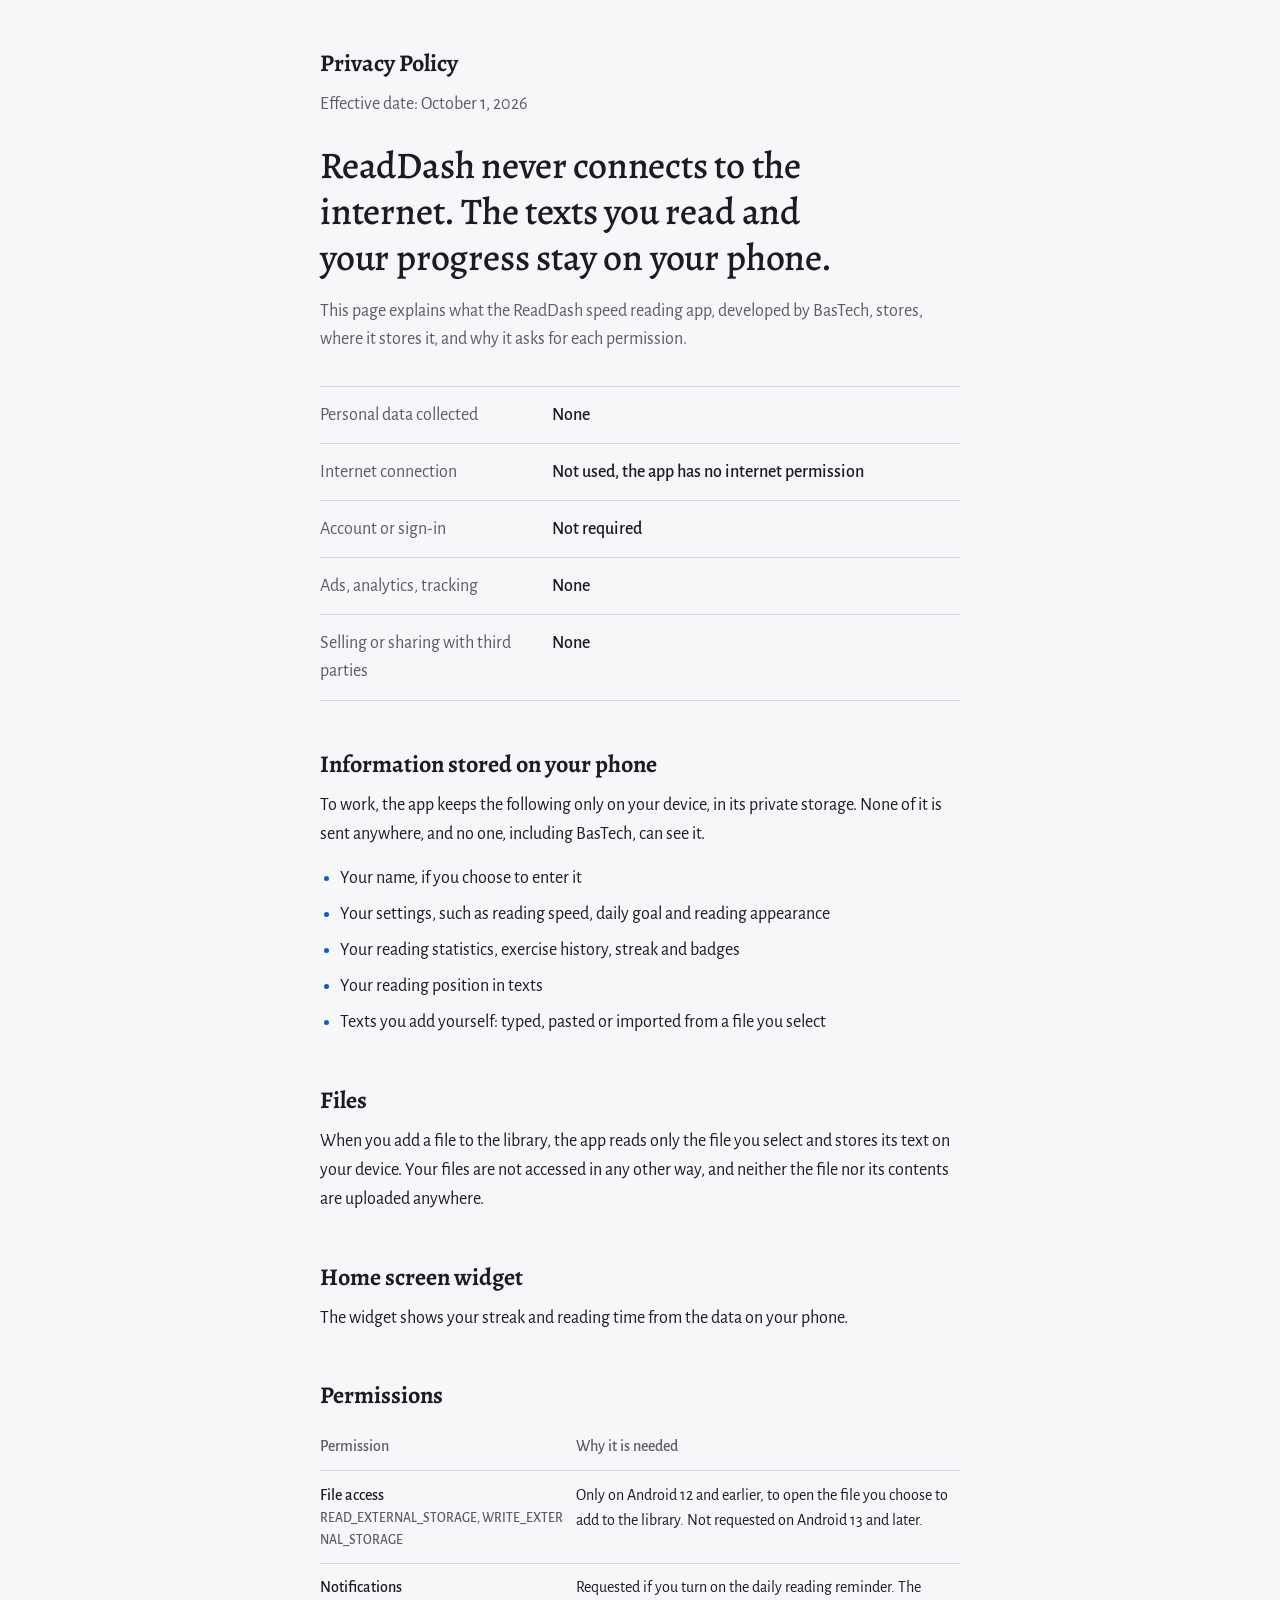
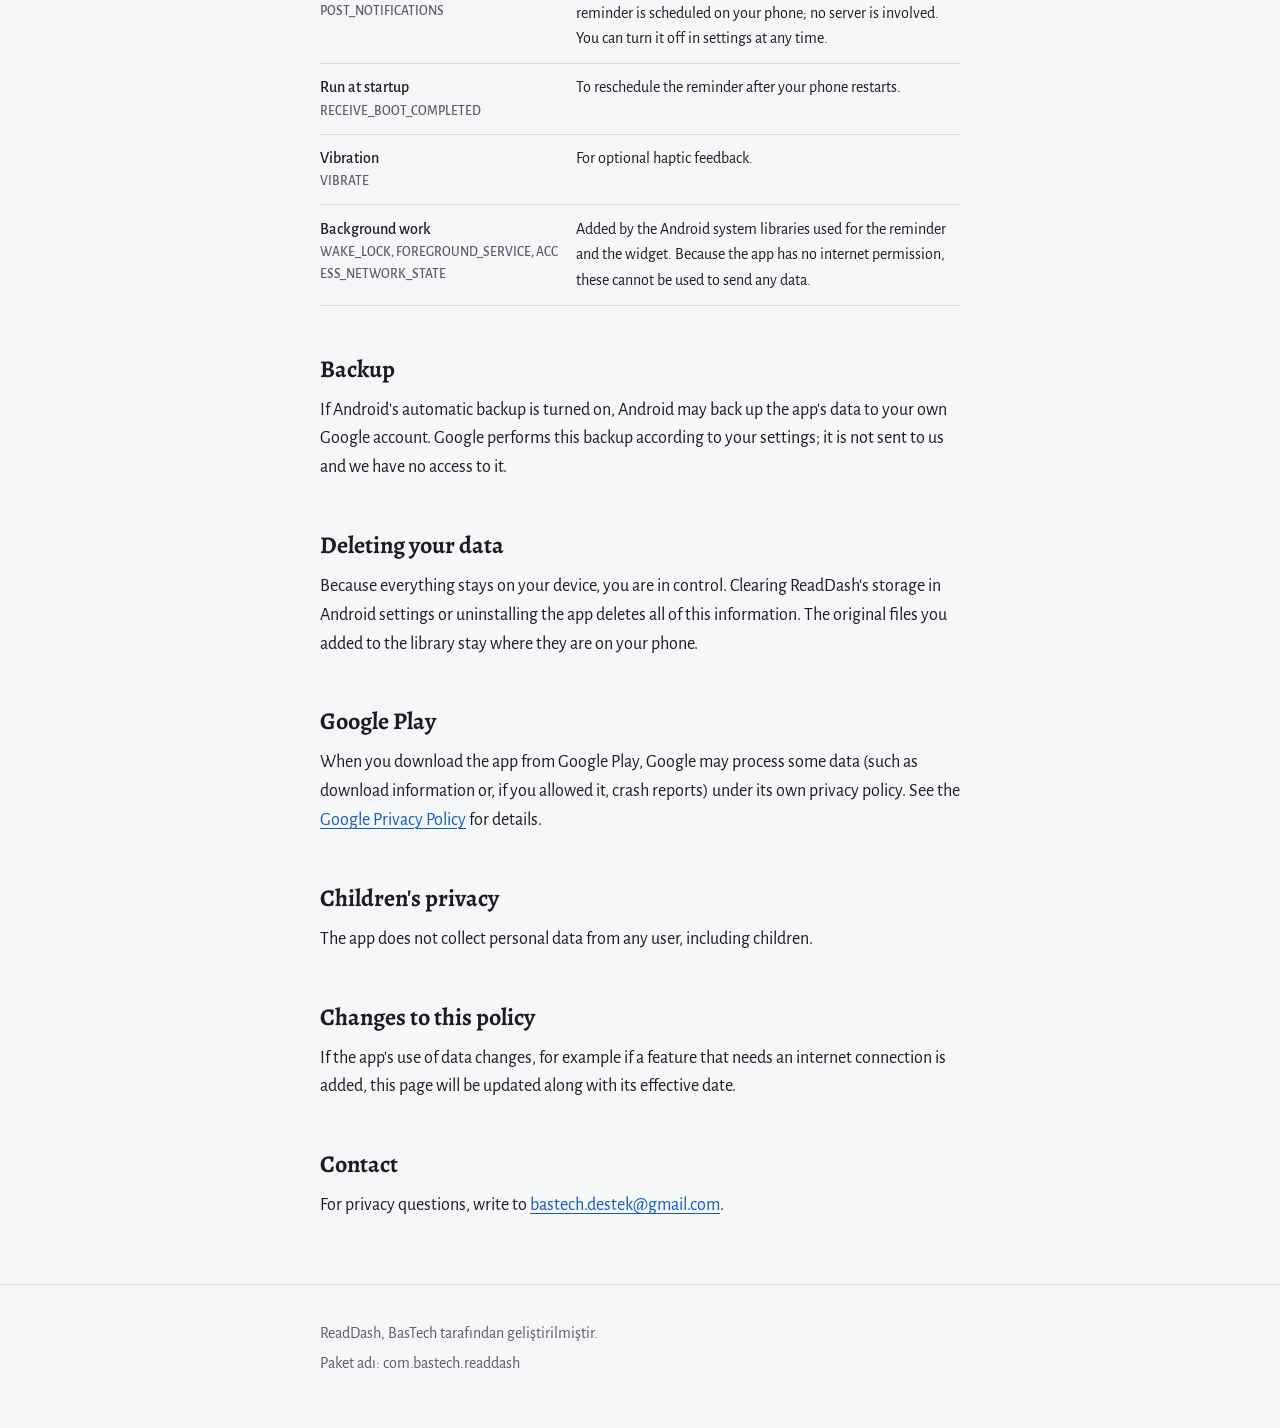
<file: readdash/privacy/index.html>
<!doctype html>
<html lang="tr">
<head>
  <meta charset="utf-8">
  <meta name="viewport" content="width=device-width, initial-scale=1">
  <title>ReadDash Gizlilik Politikası</title>
  <meta name="description" content="ReadDash hızlı okuma uygulamasının gizlilik politikası / Privacy policy of the ReadDash speed reading app.">
  <meta name="theme-color" content="#1565d8">
  <link rel="icon" href="../../assets/readdash.png">
  <link rel="preconnect" href="https://fonts.googleapis.com">
  <link rel="preconnect" href="https://fonts.gstatic.com" crossorigin>
  <link rel="stylesheet" href="https://fonts.googleapis.com/css2?family=Alegreya:wght@500;700&family=Alegreya+Sans:wght@400;500&display=swap">
  <link rel="stylesheet" href="../../assets/site.css">
</head>
<body class="readdash">

<header class="band">
  <svg class="pattern" aria-hidden="true" focusable="false">
    <defs>
      <pattern id="hiz" width="160" height="48" patternUnits="userSpaceOnUse" patternTransform="rotate(-18)">
        <g stroke="currentColor" stroke-width="2" stroke-linecap="round">
          <line x1="8" y1="10" x2="74" y2="10"/>
          <line x1="96" y1="10" x2="124" y2="10"/>
          <line x1="40" y1="34" x2="140" y2="34"/>
        </g>
      </pattern>
    </defs>
    <rect width="100%" height="100%" fill="url(#hiz)"/>
  </svg>
  <div class="wrap">
    <a class="back" href="../../">BasTech uygulamaları</a>
    <img src="../../assets/readdash.png" alt="" width="72" height="72">
    <div>
      <h1 class="app">ReadDash</h1>
      <p class="doc">Gizlilik Politikası, yürürlük tarihi 1&nbsp;Ekim&nbsp;2026</p>
    </div>
    <nav class="langs" aria-label="Dil">
      <a href="#tr" hreflang="tr">Türkçe</a>
      <a href="#en" hreflang="en" lang="en">English</a>
    </nav>
  </div>
</header>

<main class="wrap">

  <section id="tr" class="lang-section">
    <p class="promise">ReadDash internete bağlanmaz. Okuduğun metinler ve ilerlemen yalnızca telefonunda kalır.</p>
    <p>Bu sayfa, BasTech tarafından geliştirilen ReadDash hızlı okuma uygulamasının hangi bilgileri nerede tuttuğunu ve hangi izinleri neden istediğini açıklar.</p>

    <dl class="facts">
      <div><dt>Toplanan kişisel veri</dt><dd>Yok</dd></div>
      <div><dt>İnternet bağlantısı</dt><dd>Kullanılmaz, uygulama internet izni istemez</dd></div>
      <div><dt>Hesap ve giriş</dt><dd>Gerekmez</dd></div>
      <div><dt>Reklam, analiz, takip</dt><dd>Yok</dd></div>
      <div><dt>Satış ya da üçüncü taraflarla paylaşım</dt><dd>Yok</dd></div>
    </dl>

    <h2>Telefonunda saklanan bilgiler</h2>
    <p>Uygulamanın çalışabilmesi için aşağıdaki bilgiler yalnızca cihazında, uygulamaya ayrılmış alanda tutulur. Bu bilgiler başka bir yere gönderilmez ve BasTech dahil kimse tarafından görülemez.</p>
    <ul>
      <li>İstersen girdiğin adın</li>
      <li>Okuma hızı, günlük hedef, okuma görünümü gibi ayarların</li>
      <li>Okuma istatistiklerin, egzersiz geçmişin, serin ve rozetlerin</li>
      <li>Metinlerde kaldığın yer</li>
      <li>Kendi eklediğin metinler: yazdığın, yapıştırdığın ya da seçtiğin bir dosyadan aktardığın içerik</li>
    </ul>

    <h2>Dosyalar</h2>
    <p>Kütüphaneye dosya eklediğinde uygulama yalnızca senin seçtiğin dosyayı okur ve metnini cihazında saklar. Dosyalarına başka hiçbir şekilde erişilmez; dosya ya da içeriği hiçbir yere yüklenmez.</p>

    <h2>Ana ekran widget'ı</h2>
    <p>Widget, serini ve okuma süreni telefonundaki verilerden gösterir.</p>

    <h2>İzinler</h2>
    <table class="perms">
      <thead><tr><th scope="col">İzin</th><th scope="col">Neden gerekli</th></tr></thead>
      <tbody>
        <tr><td>Dosyalara erişim<code>READ_EXTERNAL_STORAGE, WRITE_EXTERNAL_STORAGE</code></td><td>Yalnızca Android 12 ve öncesinde, kütüphaneye eklemek için seçtiğin dosyayı açabilmek için. Android 13 ve sonrasında istenmez.</td></tr>
        <tr><td>Bildirim gösterme<code>POST_NOTIFICATIONS</code></td><td>Günlük okuma hatırlatıcısını açarsan istenir. Hatırlatıcı telefonunda planlanır, sunucu kullanılmaz. Ayarlardan istediğin zaman kapatabilirsin.</td></tr>
        <tr><td>Açılışta çalışma<code>RECEIVE_BOOT_COMPLETED</code></td><td>Telefon yeniden başladığında hatırlatıcıyı yeniden planlamak için.</td></tr>
        <tr><td>Titreşim<code>VIBRATE</code></td><td>İsteğe bağlı dokunsal geri bildirim için.</td></tr>
        <tr><td>Arka plan görevleri<code>WAKE_LOCK, FOREGROUND_SERVICE, ACCESS_NETWORK_STATE</code></td><td>Android'in hatırlatıcı ve widget için kullandığı sistem kütüphaneleri bu teknik izinleri ekler. Uygulamanın internet izni olmadığından bu izinler hiçbir veri göndermek için kullanılamaz.</td></tr>
      </tbody>
    </table>

    <h2>Yedekleme</h2>
    <p>Telefonunda Android'in otomatik yedekleme özelliği açıksa, uygulama verileri Android tarafından kendi Google hesabına yedeklenebilir. Bu yedeklemeyi senin ayarlarına göre Google yapar; bize iletilmez ve bizim erişimimizde değildir.</p>

    <h2>Verilerini silmek</h2>
    <p>Tüm bilgiler yalnızca cihazında olduğundan silme kontrolü sende. Android ayarlarında ReadDash için “Depolama alanını temizle” dediğinde ya da uygulamayı kaldırdığında bu bilgilerin tamamı silinir. Kütüphaneye eklediğin dosyaların asılları telefonundaki yerlerinde kalır.</p>

    <h2>Google Play</h2>
    <p>Uygulamayı Google Play üzerinden indirdiğinde Google, kendi gizlilik politikasına göre bazı verileri (örneğin indirme bilgisi ya da izin verdiysen çökme raporları) işleyebilir. Ayrıntılar için <a href="https://policies.google.com/privacy?hl=tr">Google Gizlilik Politikası</a>'na bakabilirsin.</p>

    <h2>Çocukların gizliliği</h2>
    <p>Uygulama, çocuklar dahil hiçbir kullanıcıdan kişisel veri toplamaz.</p>

    <h2>Bu politikadaki değişiklikler</h2>
    <p>Uygulamanın veri kullanımı değişirse, örneğin internet bağlantısı gerektiren bir özellik eklenirse, bu sayfa güncellenir ve yürürlük tarihi değiştirilir.</p>

    <h2>İletişim</h2>
    <p>Gizlilikle ilgili soruların için <a href="mailto:bastech.destek@gmail.com">bastech.destek@gmail.com</a> adresine yazabilirsin.</p>
  </section>

  <section id="en" class="lang-section" lang="en">
    <h2>Privacy Policy</h2>
    <p class="lang-date">Effective date: October&nbsp;1,&nbsp;2026</p>
    <p class="promise">ReadDash never connects to the internet. The texts you read and your progress stay on your phone.</p>
    <p>This page explains what the ReadDash speed reading app, developed by BasTech, stores, where it stores it, and why it asks for each permission.</p>

    <dl class="facts">
      <div><dt>Personal data collected</dt><dd>None</dd></div>
      <div><dt>Internet connection</dt><dd>Not used, the app has no internet permission</dd></div>
      <div><dt>Account or sign-in</dt><dd>Not required</dd></div>
      <div><dt>Ads, analytics, tracking</dt><dd>None</dd></div>
      <div><dt>Selling or sharing with third parties</dt><dd>None</dd></div>
    </dl>

    <h2>Information stored on your phone</h2>
    <p>To work, the app keeps the following only on your device, in its private storage. None of it is sent anywhere, and no one, including BasTech, can see it.</p>
    <ul>
      <li>Your name, if you choose to enter it</li>
      <li>Your settings, such as reading speed, daily goal and reading appearance</li>
      <li>Your reading statistics, exercise history, streak and badges</li>
      <li>Your reading position in texts</li>
      <li>Texts you add yourself: typed, pasted or imported from a file you select</li>
    </ul>

    <h2>Files</h2>
    <p>When you add a file to the library, the app reads only the file you select and stores its text on your device. Your files are not accessed in any other way, and neither the file nor its contents are uploaded anywhere.</p>

    <h2>Home screen widget</h2>
    <p>The widget shows your streak and reading time from the data on your phone.</p>

    <h2>Permissions</h2>
    <table class="perms">
      <thead><tr><th scope="col">Permission</th><th scope="col">Why it is needed</th></tr></thead>
      <tbody>
        <tr><td>File access<code>READ_EXTERNAL_STORAGE, WRITE_EXTERNAL_STORAGE</code></td><td>Only on Android 12 and earlier, to open the file you choose to add to the library. Not requested on Android 13 and later.</td></tr>
        <tr><td>Notifications<code>POST_NOTIFICATIONS</code></td><td>Requested if you turn on the daily reading reminder. The reminder is scheduled on your phone; no server is involved. You can turn it off in settings at any time.</td></tr>
        <tr><td>Run at startup<code>RECEIVE_BOOT_COMPLETED</code></td><td>To reschedule the reminder after your phone restarts.</td></tr>
        <tr><td>Vibration<code>VIBRATE</code></td><td>For optional haptic feedback.</td></tr>
        <tr><td>Background work<code>WAKE_LOCK, FOREGROUND_SERVICE, ACCESS_NETWORK_STATE</code></td><td>Added by the Android system libraries used for the reminder and the widget. Because the app has no internet permission, these cannot be used to send any data.</td></tr>
      </tbody>
    </table>

    <h2>Backup</h2>
    <p>If Android's automatic backup is turned on, Android may back up the app's data to your own Google account. Google performs this backup according to your settings; it is not sent to us and we have no access to it.</p>

    <h2>Deleting your data</h2>
    <p>Because everything stays on your device, you are in control. Clearing ReadDash's storage in Android settings or uninstalling the app deletes all of this information. The original files you added to the library stay where they are on your phone.</p>

    <h2>Google Play</h2>
    <p>When you download the app from Google Play, Google may process some data (such as download information or, if you allowed it, crash reports) under its own privacy policy. See the <a href="https://policies.google.com/privacy?hl=en">Google Privacy Policy</a> for details.</p>

    <h2>Children's privacy</h2>
    <p>The app does not collect personal data from any user, including children.</p>

    <h2>Changes to this policy</h2>
    <p>If the app's use of data changes, for example if a feature that needs an internet connection is added, this page will be updated along with its effective date.</p>

    <h2>Contact</h2>
    <p>For privacy questions, write to <a href="mailto:bastech.destek@gmail.com">bastech.destek@gmail.com</a>.</p>
  </section>

</main>

<footer>
  <div class="wrap">
    <p>ReadDash, BasTech tarafından geliştirilmiştir.</p>
    <p>Paket adı: com.bastech.readdash</p>
  </div>
</footer>

</body>
</html>
</file>
<file: assets/site.css>
/* BasTech — uygulama gizlilik sayfaları */

:root {
  --paper: #f6f7f9;
  --surface: #ffffff;
  --ink: #1d1b22;
  --muted: #5e5a66;
  --rule: #d9d7de;
  --focus: #1565d8;

  /* Uygulama renkleri; her sayfa body sınıfıyla kendi tonunu seçer */
  --brand-a: #3a3740;
  --brand-b: #1d1b22;
  --brand-on: #ffffff;
  --brand-mark: rgba(255, 255, 255, 0.10);
  --link: #3a3740;

  --serif: "Alegreya", Georgia, "Times New Roman", serif;
  --sans: "Alegreya Sans", "Segoe UI", Roboto, system-ui, sans-serif;

  --measure: 40rem;
  --gutter: clamp(1rem, 4vw, 2rem);
}

body.kpss {
  --brand-a: #6e100e;
  --brand-b: #420605;
  --brand-on: #fff4e6;
  --brand-mark: rgba(240, 196, 106, 0.16);
  --link: #8a1a17;
  --focus: #a0701a;
}

body.readdash {
  --brand-a: #1565d8;
  --brand-b: #0e8fb3;
  --brand-on: #ffffff;
  --brand-mark: rgba(255, 255, 255, 0.14);
  --link: #0f5cc4;
  --focus: #1565d8;
}

body.lexiup {
  --brand-a: #4f36c9;
  --brand-b: #2a1d7a;
  --brand-on: #ffffff;
  --brand-mark: rgba(255, 255, 255, 0.12);
  --link: #4a32bd;
  --focus: #4f36c9;
}

@media (prefers-color-scheme: dark) {
  :root:not([data-theme="light"]) {
    --paper: #141318;
    --surface: #1c1b21;
    --ink: #ecebf0;
    --muted: #a9a5b3;
    --rule: #2f2d36;
    --link: #d8d5e0;
  }
  :root:not([data-theme="light"]) body.kpss { --link: #f0c46a; --focus: #f0c46a; }
  :root:not([data-theme="light"]) body.readdash { --link: #7cc4ff; --focus: #7cc4ff; }
  :root:not([data-theme="light"]) body.lexiup { --link: #b7a8ff; --focus: #b7a8ff; }
}

:root[data-theme="dark"] {
  --paper: #141318;
  --surface: #1c1b21;
  --ink: #ecebf0;
  --muted: #a9a5b3;
  --rule: #2f2d36;
  --link: #d8d5e0;
}
:root[data-theme="dark"] body.kpss { --link: #f0c46a; --focus: #f0c46a; }
:root[data-theme="dark"] body.readdash { --link: #7cc4ff; --focus: #7cc4ff; }
:root[data-theme="dark"] body.lexiup { --link: #b7a8ff; --focus: #b7a8ff; }

*, *::before, *::after { box-sizing: border-box; }

html { -webkit-text-size-adjust: 100%; }

body {
  margin: 0;
  background: var(--paper);
  color: var(--ink);
  font-family: var(--sans);
  font-size: 1.125rem;
  line-height: 1.6;
  text-rendering: optimizeLegibility;
}

a { color: var(--link); text-underline-offset: 0.18em; text-decoration-thickness: 1px; }
a:hover { text-decoration-thickness: 2px; }
:focus-visible { outline: 3px solid var(--focus); outline-offset: 3px; border-radius: 2px; }

.wrap {
  max-width: calc(var(--measure) + 2 * var(--gutter));
  margin: 0 auto;
  padding: 0 var(--gutter);
}

/* Üst bant: uygulamanın kendi rengi ve deseni */
.band {
  position: relative;
  overflow: hidden;
  color: var(--brand-on);
  background: linear-gradient(160deg, var(--brand-a), var(--brand-b));
}
.band .pattern {
  position: absolute;
  inset: 0;
  width: 100%;
  height: 100%;
  color: var(--brand-mark);
  pointer-events: none;
}
.band .wrap {
  position: relative;
  padding-top: clamp(2rem, 7vw, 3.5rem);
  padding-bottom: clamp(2rem, 7vw, 3.5rem);
  display: grid;
  grid-template-columns: auto 1fr;
  gap: 1rem 1.25rem;
  align-items: center;
}
.band img {
  width: 4.5rem;
  height: 4.5rem;
  border-radius: 1.25rem;
  box-shadow: 0 0 0 1px rgba(255, 255, 255, 0.18);
}
body.kpss .band img { border-radius: 50%; }
/* Simgesi olmayan sayfada başlık tüm satırı kaplar */
.band .title { grid-column: 1 / -1; }
.band .app { margin: 0; font-family: var(--serif); font-weight: 700; font-size: clamp(1.75rem, 6vw, 2.5rem); line-height: 1.1; }
.band .doc { margin: 0.2rem 0 0; font-size: 1.05rem; opacity: 0.88; }
.back {
  grid-column: 1 / -1;
  justify-self: start;
  color: inherit;
  font-size: 0.95rem;
  opacity: 0.85;
}
/* Dil seçimi: bandın altında, iki bölüm arasında geçiş */
.langs {
  grid-column: 1 / -1;
  display: flex;
  gap: 1.25rem;
  margin-top: 0.25rem;
  font-size: 0.95rem;
}
.langs a { color: inherit; opacity: 0.9; }
.lang-section + .lang-section {
  margin-top: 4rem;
  padding-top: 0.5rem;
  border-top: 1px solid var(--rule);
}

/* Sayfanın tek iddialı öğesi: verinin cihazdan çıkmadığı sözü */
.promise {
  margin: clamp(2.25rem, 7vw, 3.5rem) 0 0;
  font-family: var(--serif);
  font-weight: 500;
  font-size: clamp(1.6rem, 5.2vw, 2.35rem);
  line-height: 1.22;
  letter-spacing: -0.005em;
  text-wrap: balance;
}
.promise + p { color: var(--muted); margin-top: 1rem; }

.facts {
  margin: 2rem 0 0;
  padding: 0;
  border-top: 1px solid var(--rule);
}
.facts div {
  display: grid;
  grid-template-columns: minmax(9rem, 13rem) 1fr;
  gap: 0.25rem 1.5rem;
  padding: 0.85rem 0;
  border-bottom: 1px solid var(--rule);
}
.facts dt { color: var(--muted); }
.facts dd { margin: 0; font-weight: 500; }

h2 {
  font-family: var(--serif);
  font-weight: 700;
  font-size: 1.5rem;
  line-height: 1.25;
  margin: 3rem 0 0.75rem;
}
p, ul, table { margin: 0 0 1rem; }
ul { padding-left: 1.25rem; }
li { margin-bottom: 0.45rem; }
li::marker { color: var(--link); }

.perms { width: 100%; border-collapse: collapse; font-size: 1rem; }
.perms th, .perms td { text-align: left; vertical-align: top; padding: 0.7rem 0.75rem 0.7rem 0; border-bottom: 1px solid var(--rule); }
.perms th { font-weight: 500; color: var(--muted); }
.perms td:first-child { font-weight: 500; width: 40%; }
.perms code { font-family: inherit; font-size: 0.85em; color: var(--muted); display: block; word-break: break-all; }

footer {
  margin-top: 4rem;
  padding: 2rem 0 3rem;
  border-top: 1px solid var(--rule);
  color: var(--muted);
  font-size: 1rem;
}
footer p { margin: 0.25rem 0; }

/* Ana sayfa */
.home-head { padding-top: clamp(2.5rem, 9vw, 5rem); }
.home-head h1 { font-family: var(--serif); font-weight: 700; font-size: clamp(2.25rem, 8vw, 3.25rem); line-height: 1.05; margin: 0; }
.home-head p { color: var(--muted); margin-top: 0.75rem; max-width: 32rem; }
.apps { list-style: none; padding: 0; margin: 2.5rem 0 0; border-top: 1px solid var(--rule); }
.apps li { display: grid; grid-template-columns: auto 1fr; gap: 0.25rem 1rem; align-items: center; padding: 1.1rem 0; border-bottom: 1px solid var(--rule); margin: 0; }
.apps img { width: 3.5rem; height: 3.5rem; border-radius: 0.9rem; grid-row: span 2; }
.apps img.round { border-radius: 50%; }
.apps .mono { width: 3.5rem; height: 3.5rem; border-radius: 0.9rem; grid-row: span 2; display: grid; place-items: center; background: linear-gradient(160deg, #4f36c9, #2a1d7a); color: #fff; font-family: var(--serif); font-weight: 700; font-size: 1.6rem; }
.apps strong { font-family: var(--serif); font-size: 1.3rem; font-weight: 700; }
.apps span { color: var(--muted); font-size: 1rem; }
.apps a { font-size: 1rem; }

@media (max-width: 34rem) {
  body { font-size: 1.0625rem; }
  .facts div { grid-template-columns: 1fr; }
  .perms td:first-child { width: auto; }
  .perms thead { display: none; }
  .perms tr { display: block; border-bottom: 1px solid var(--rule); padding: 0.6rem 0; }
  .perms td { display: block; border: 0; padding: 0.15rem 0; }
}

@media (prefers-reduced-motion: no-preference) {
  .promise { animation: settle 700ms cubic-bezier(.2, .7, .2, 1) both; }
  @keyframes settle { from { opacity: 0; transform: translateY(6px); } to { opacity: 1; transform: none; } }
}

.lang-date { color: var(--muted); }
.lang-date + .promise { margin-top: 1.5rem; }
</file>
